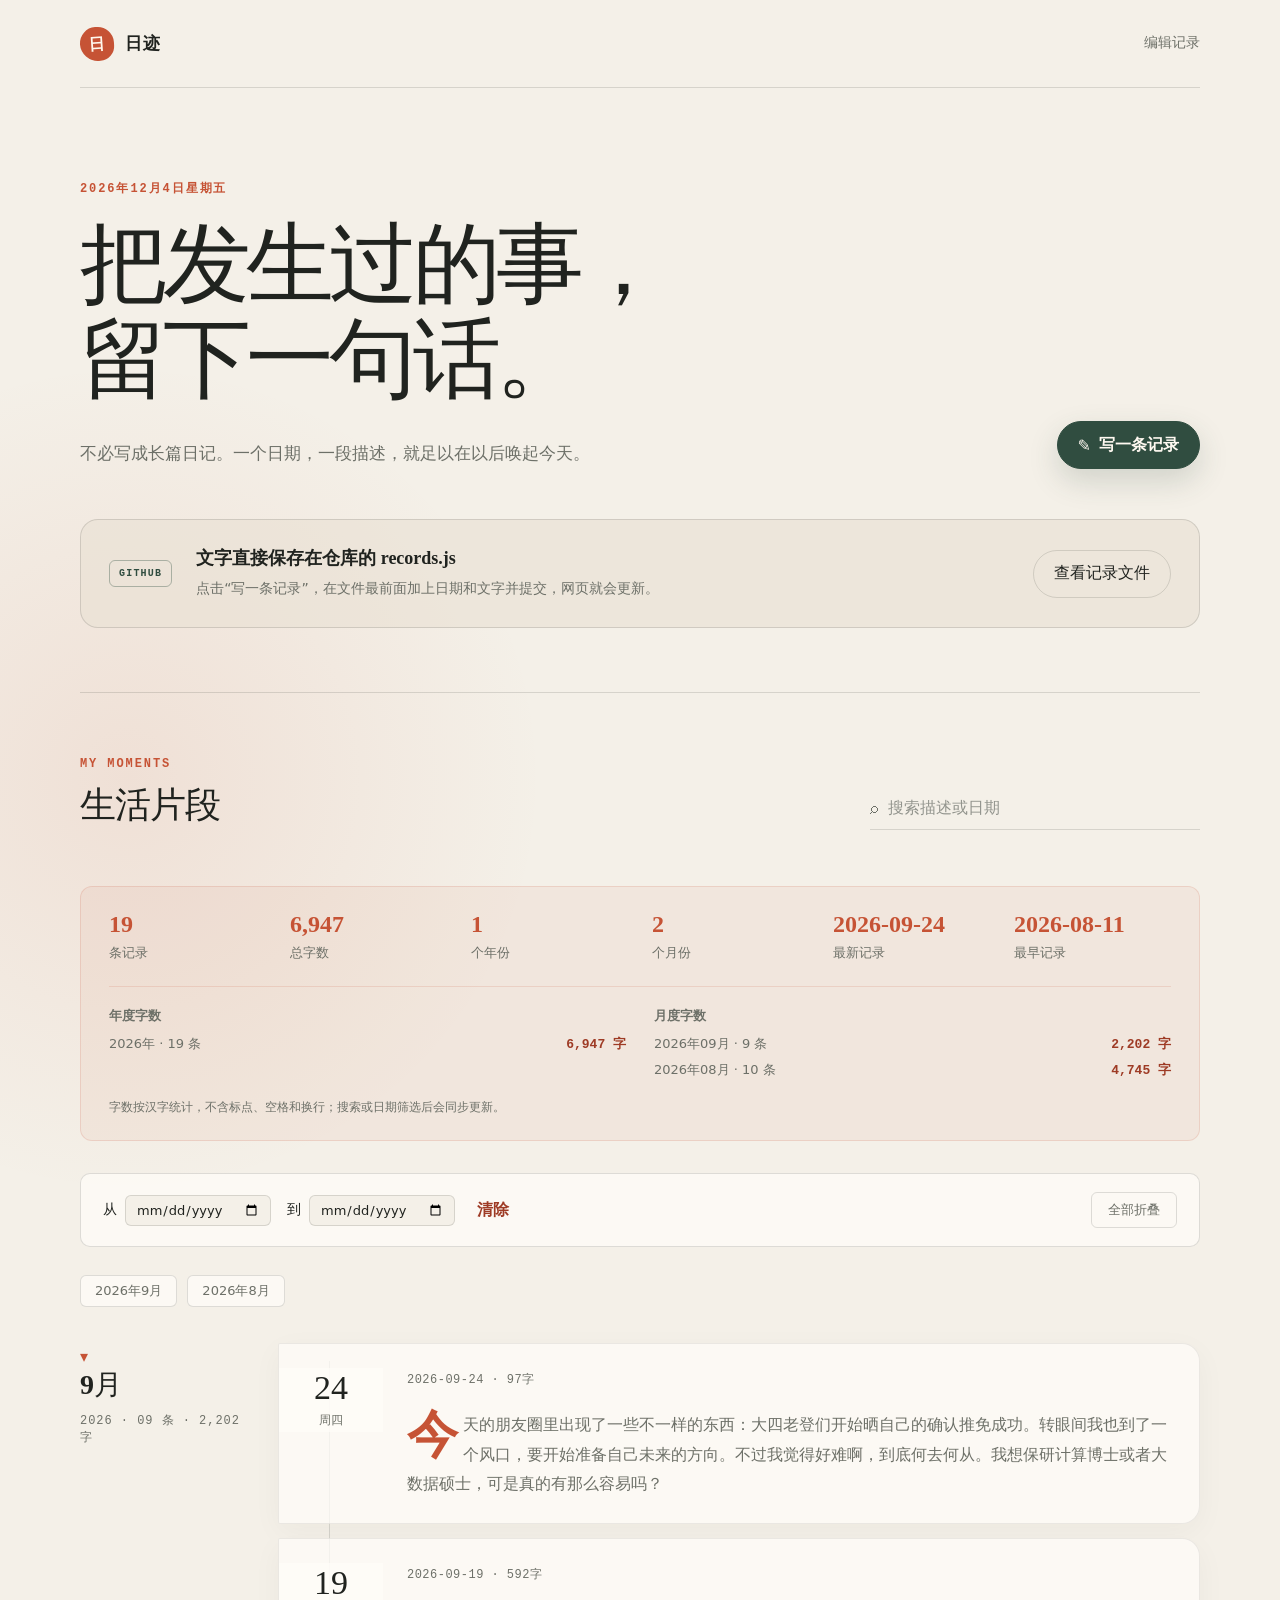
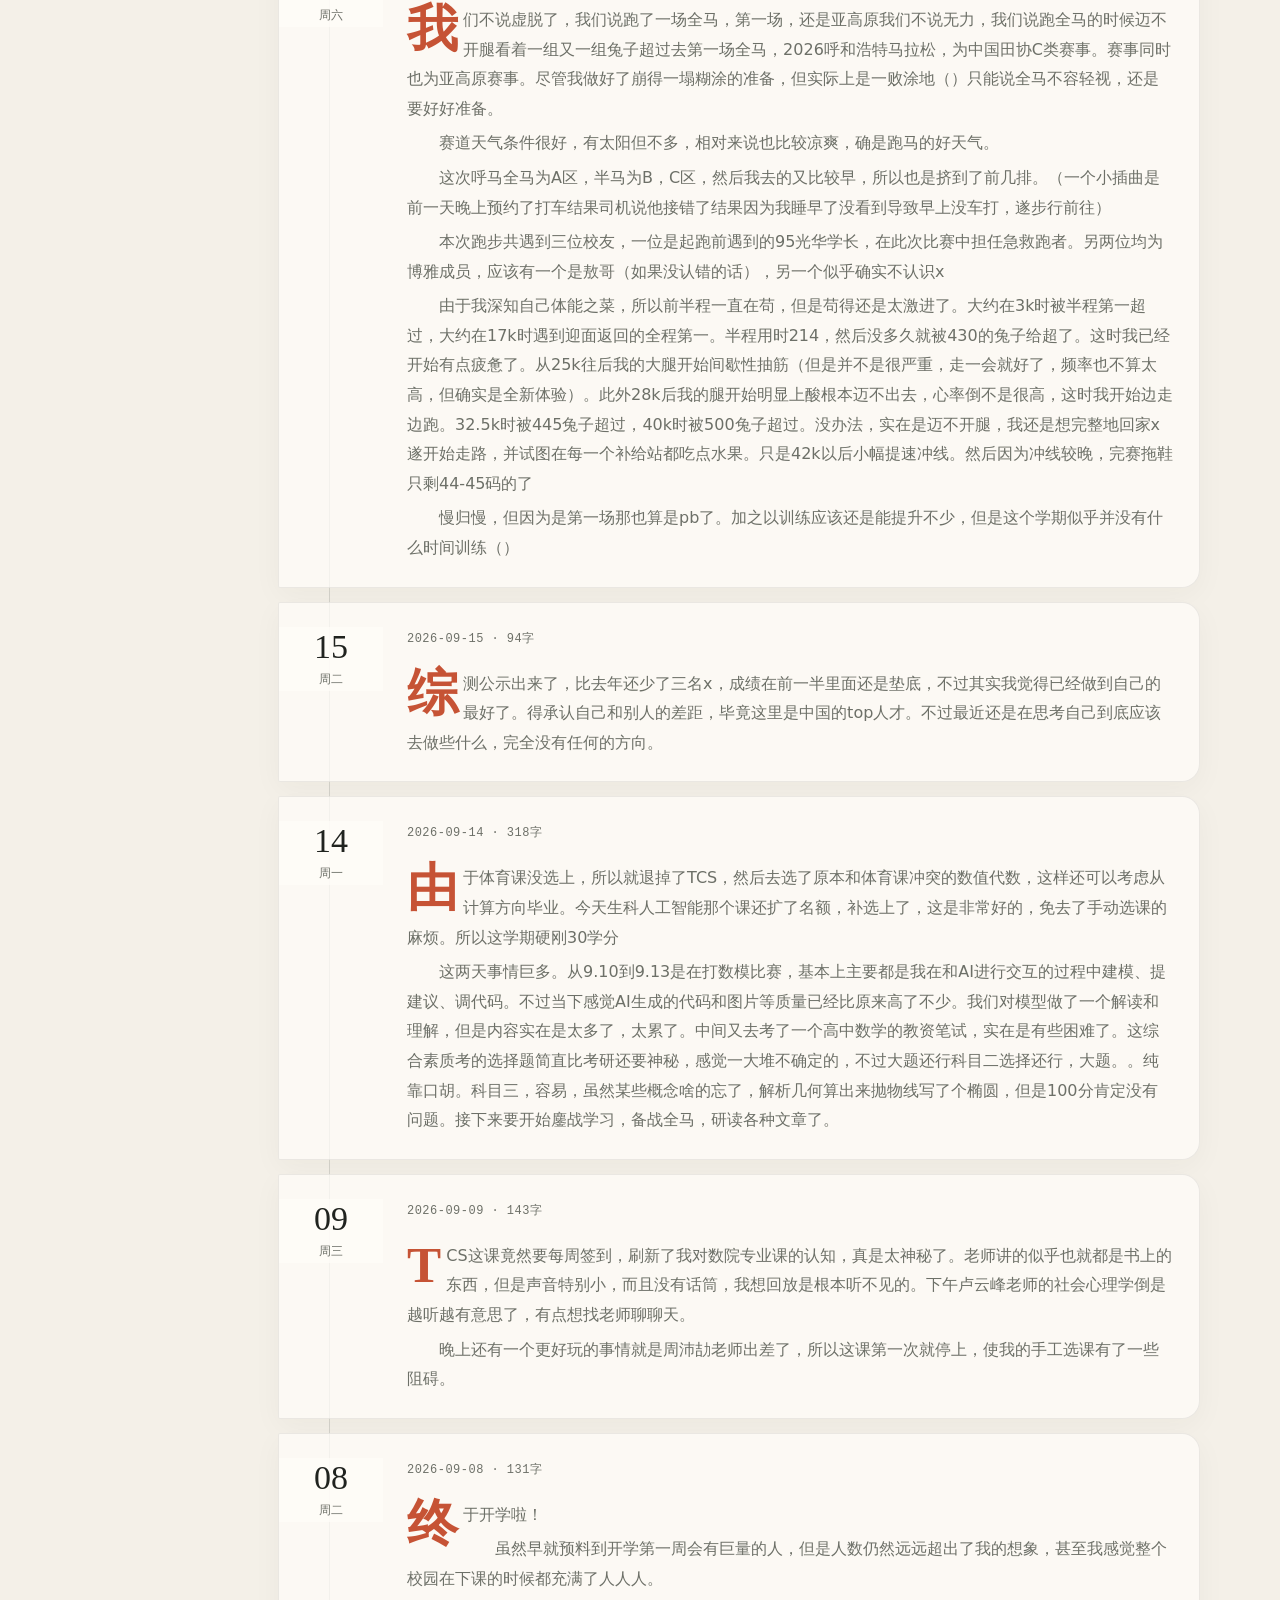
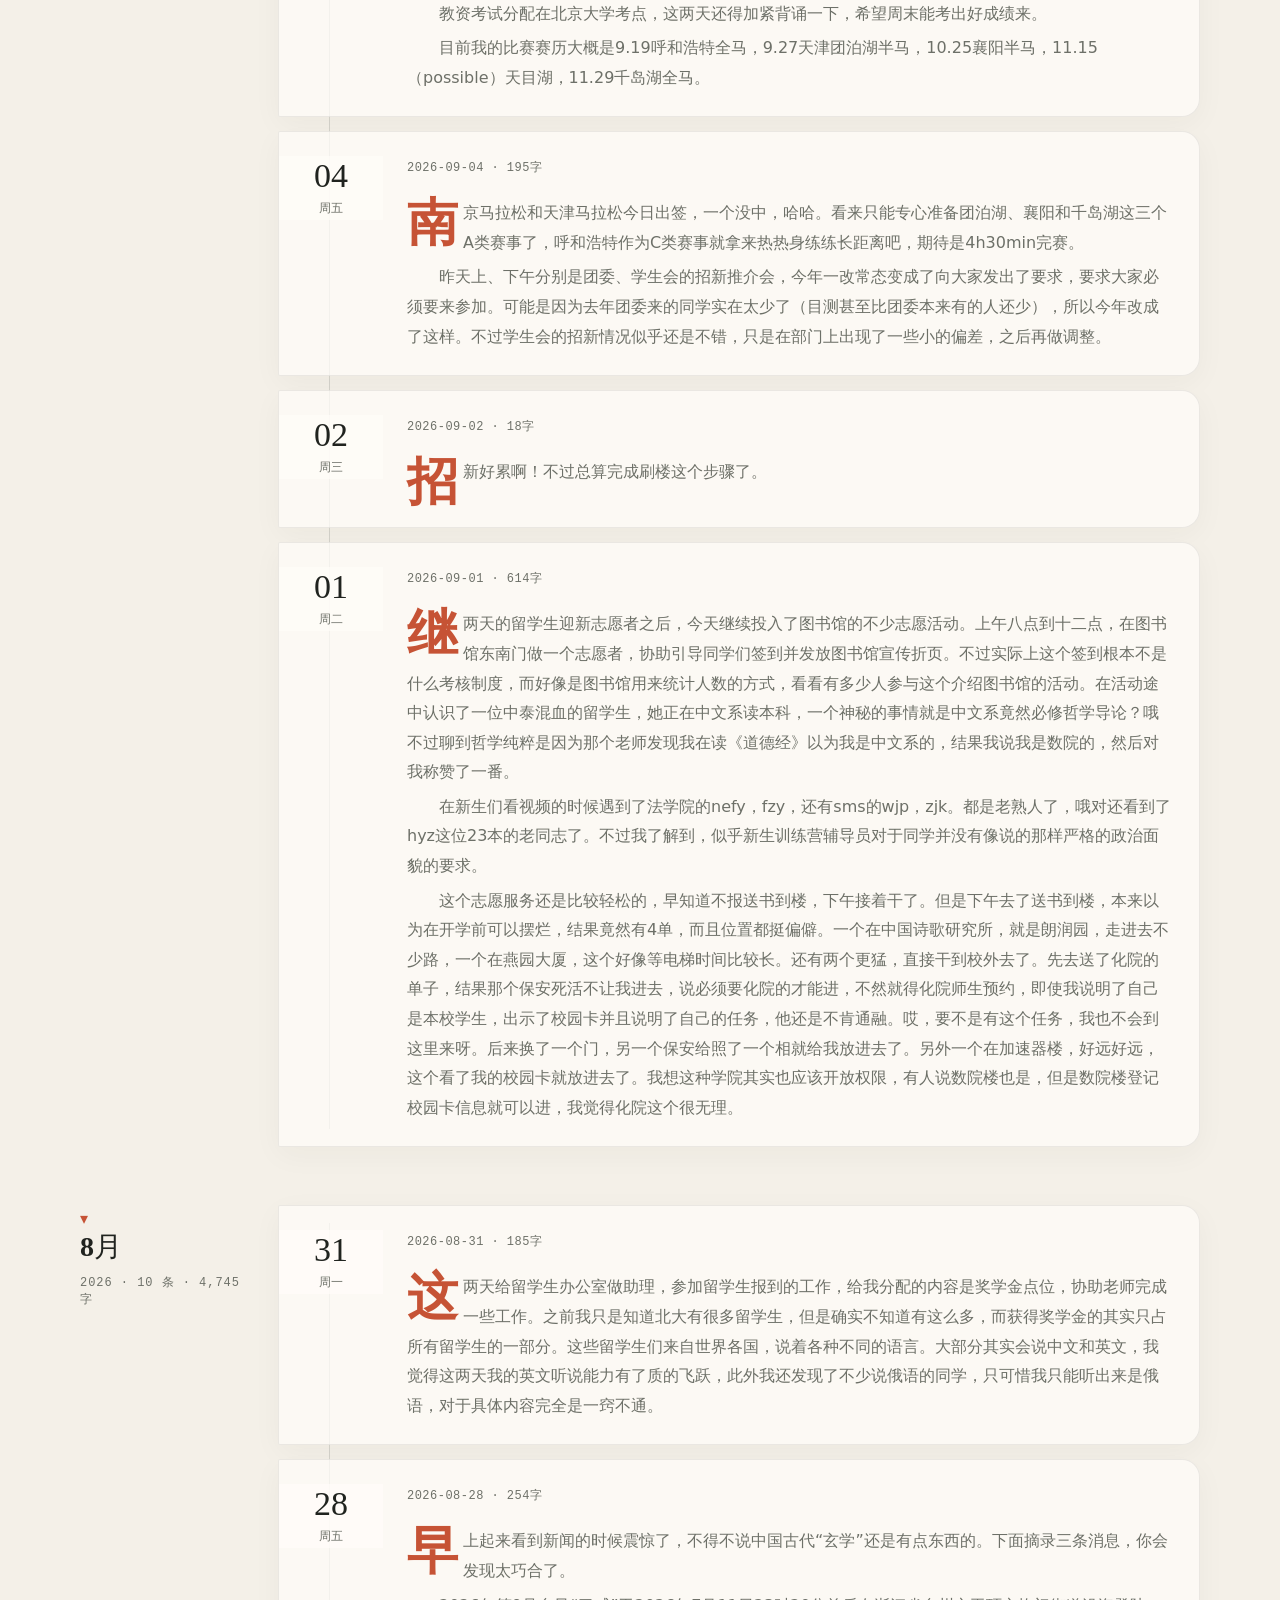
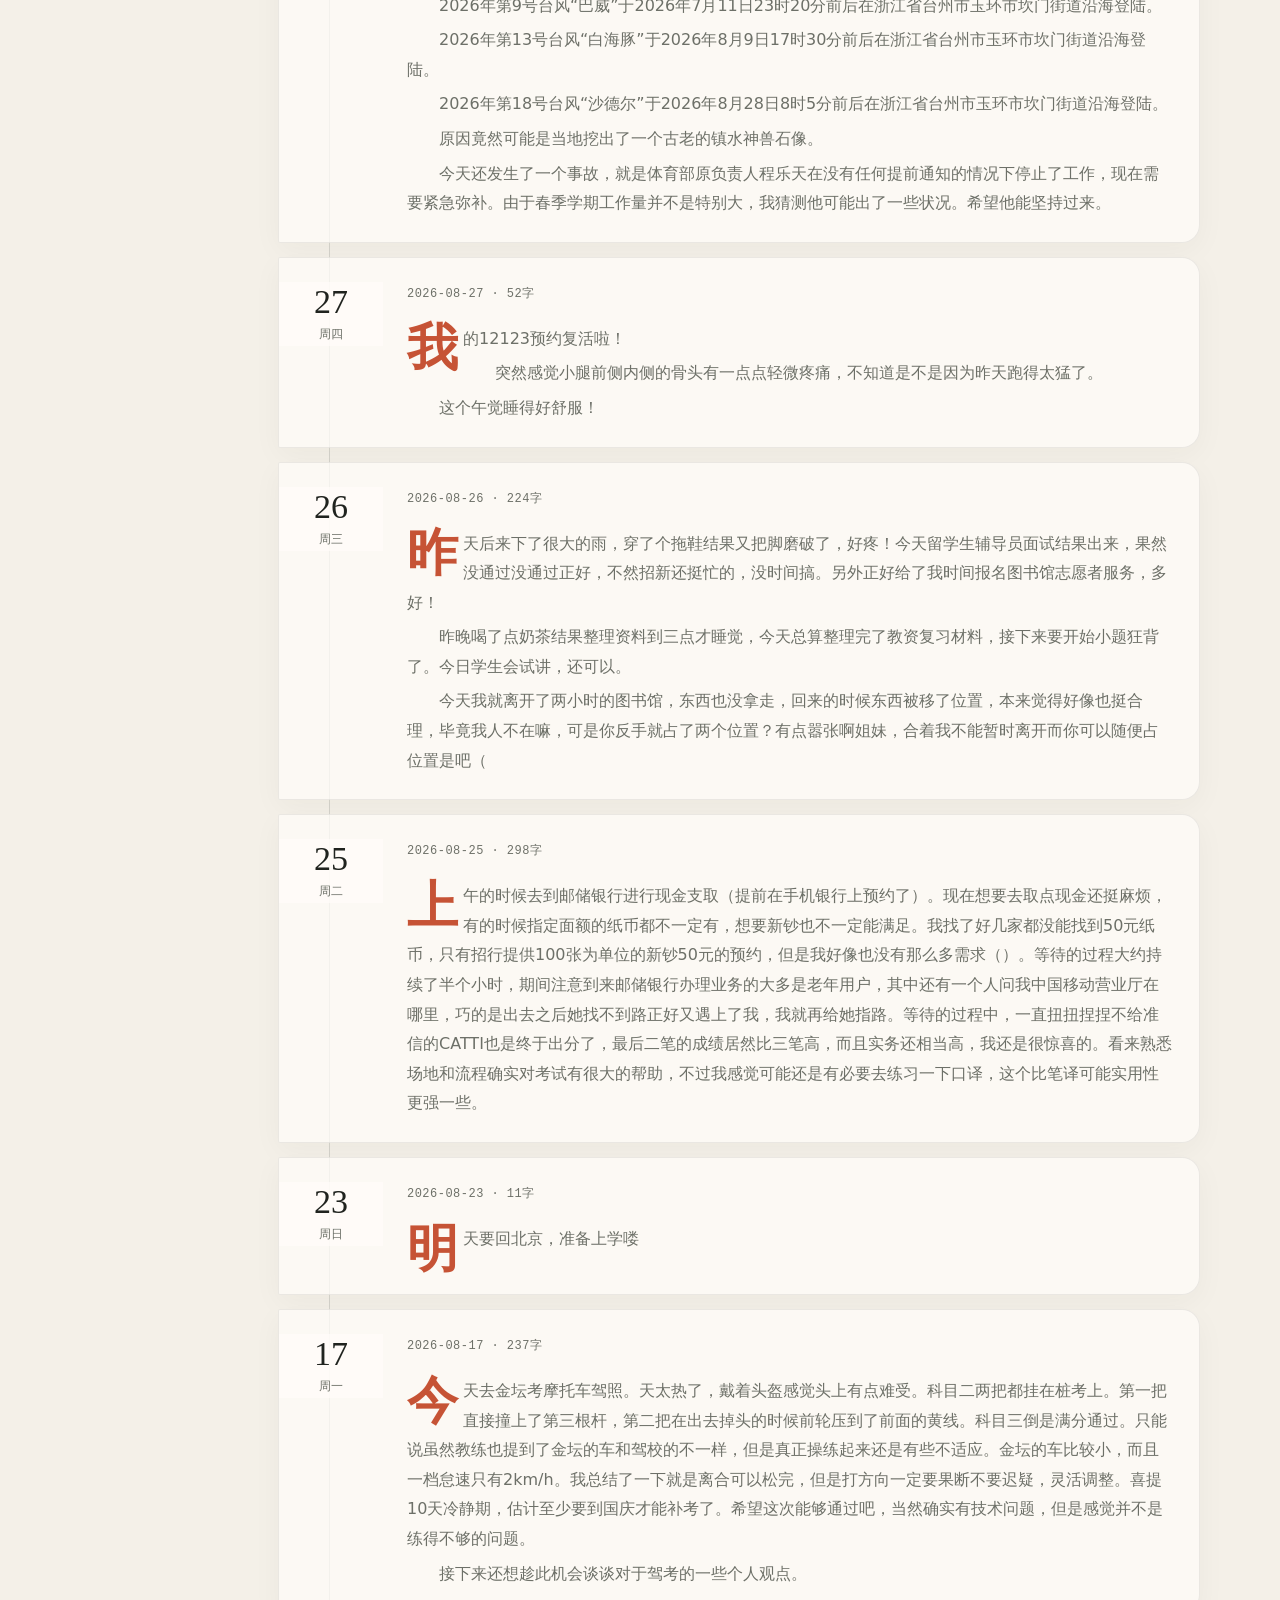
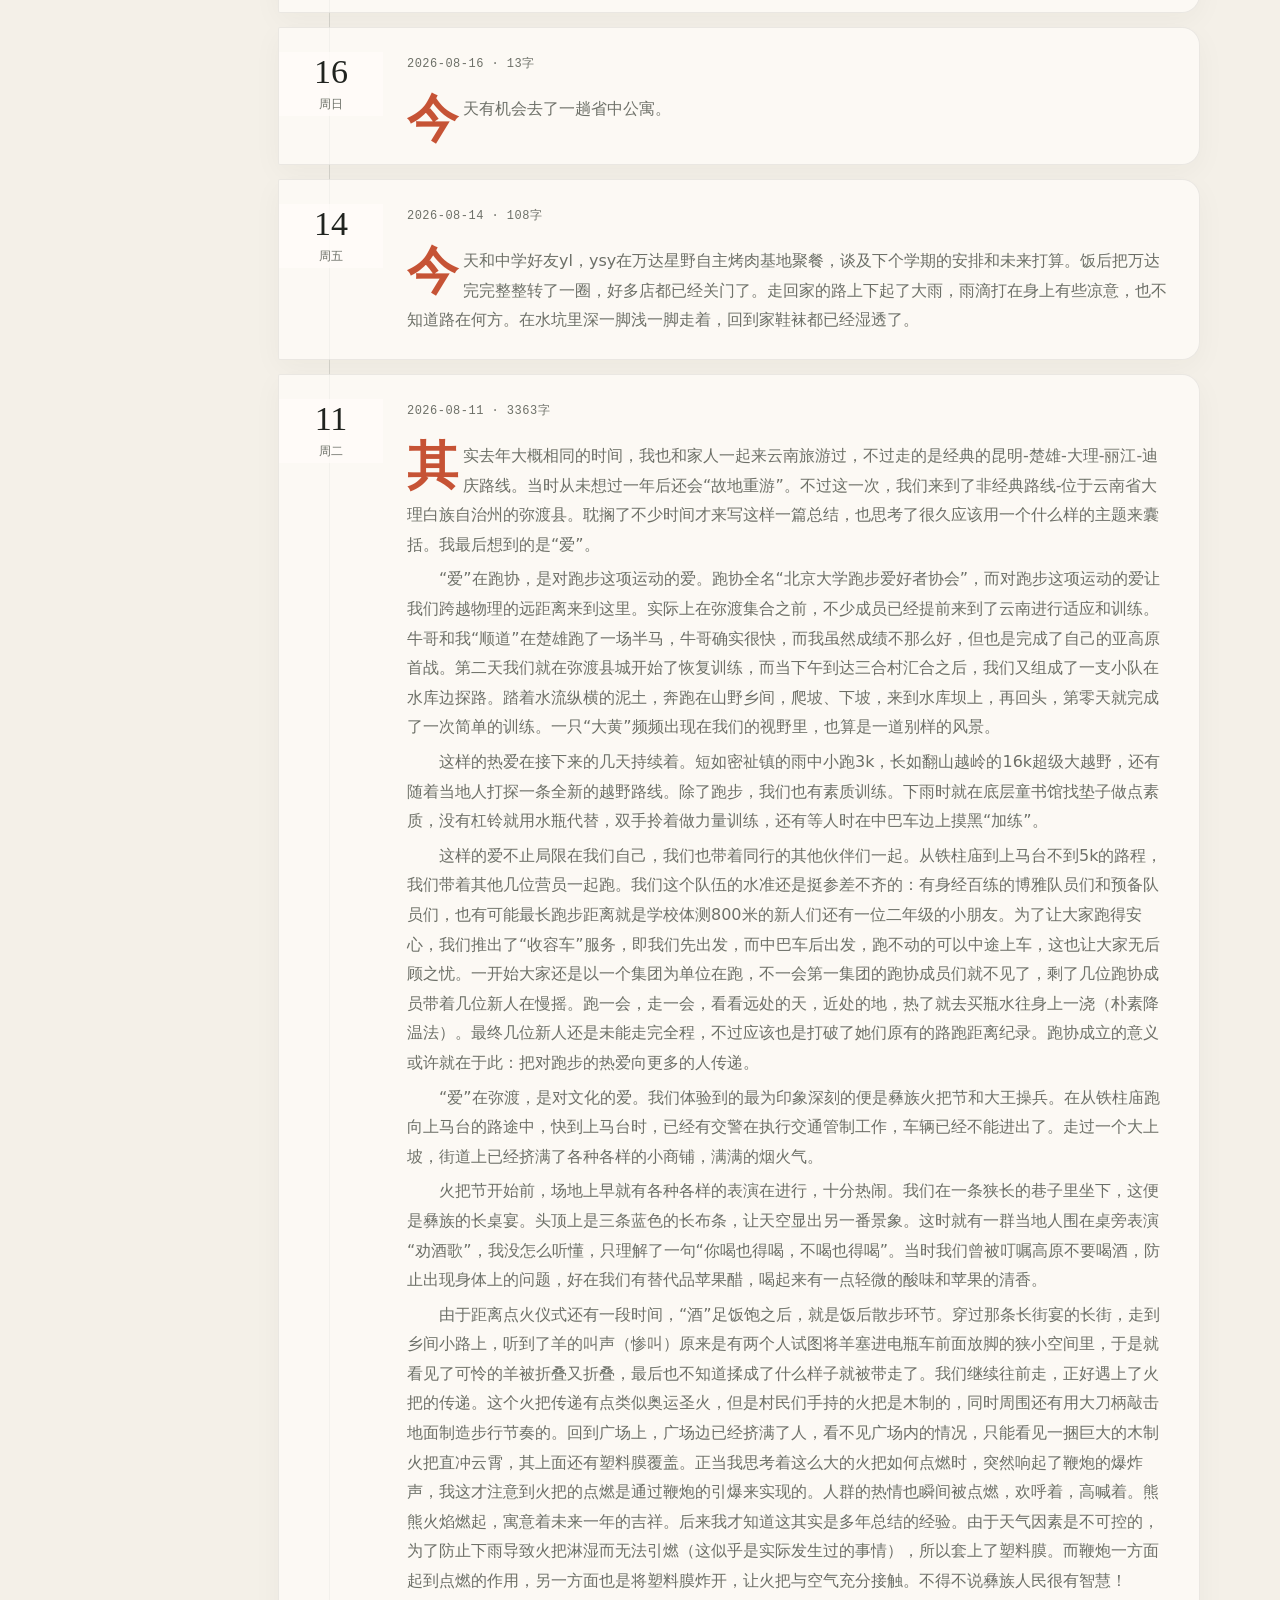
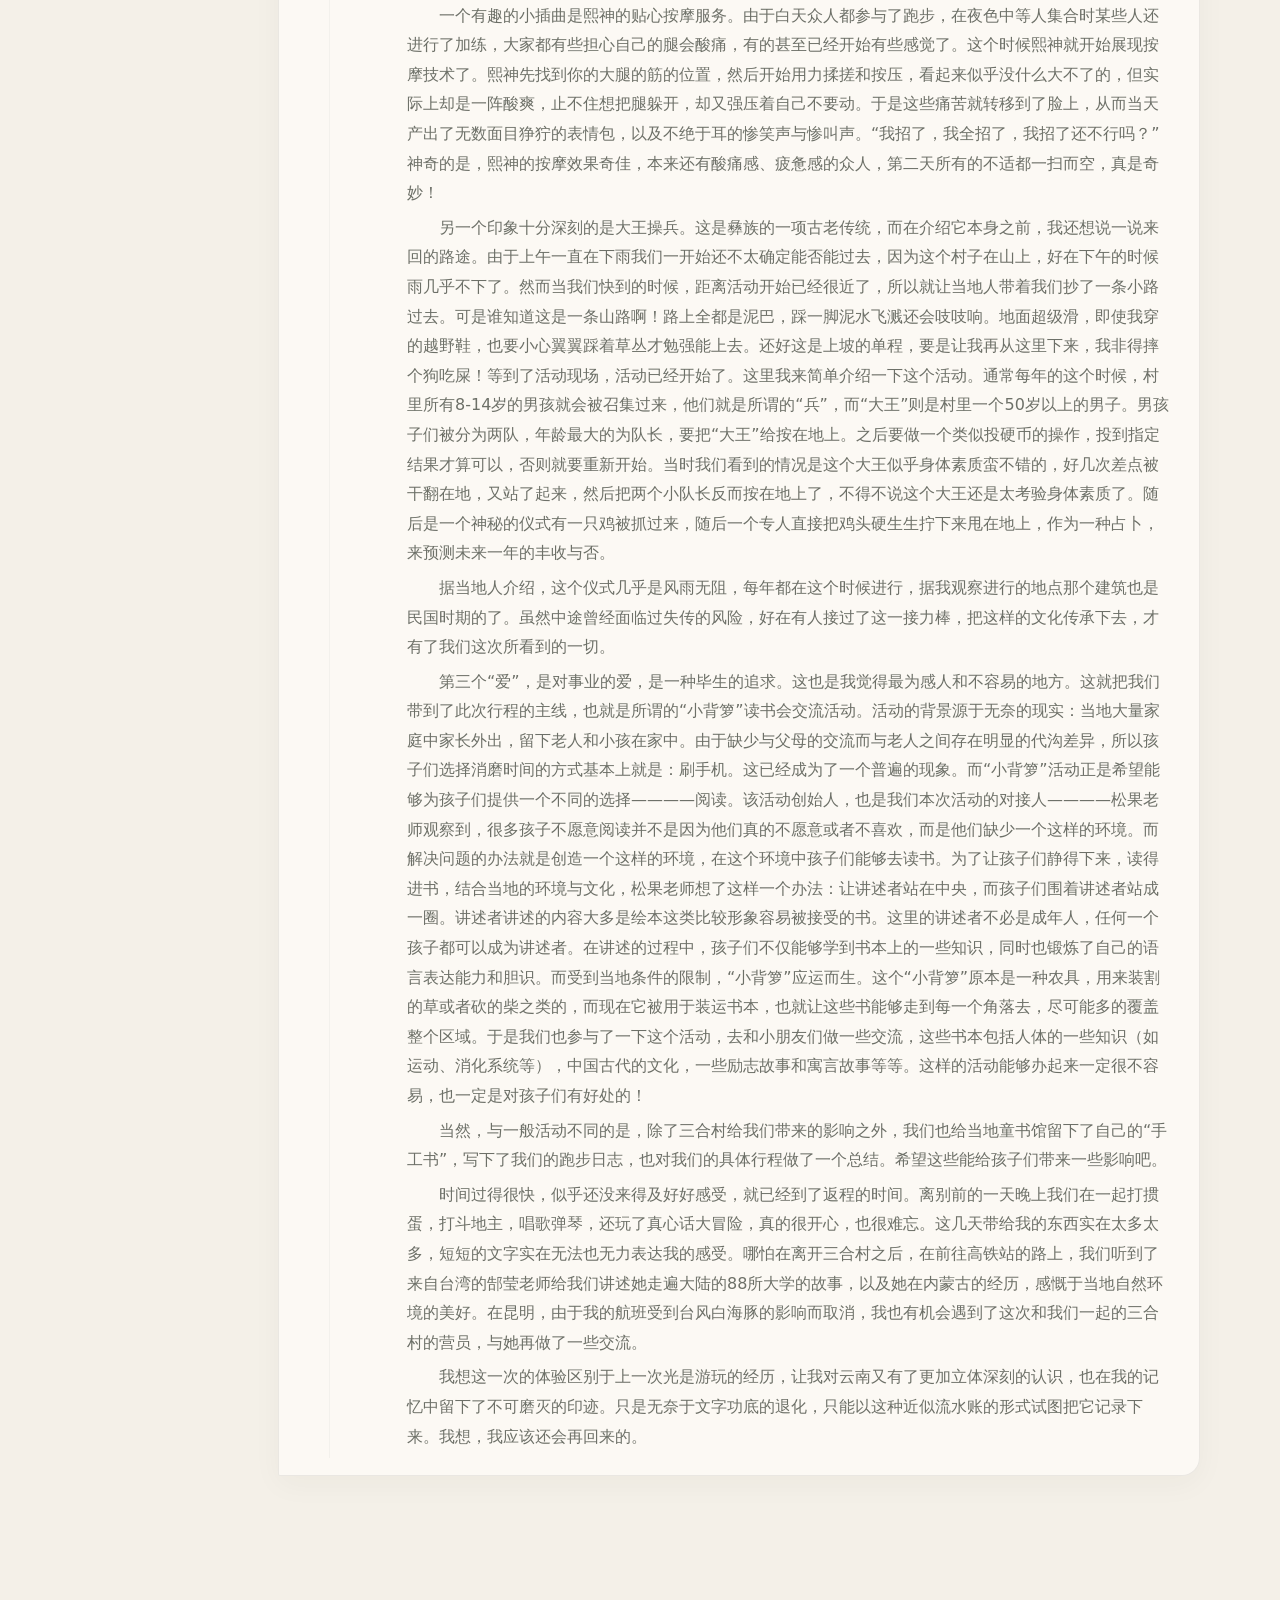
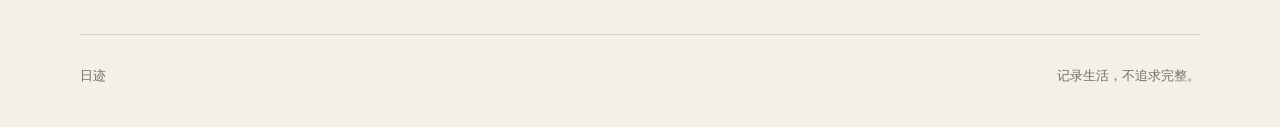
<file: index.html>
<!doctype html>
<html lang="zh-CN">
  <head>
    <meta charset="UTF-8" />
    <meta name="viewport" content="width=device-width, initial-scale=1.0" />
    <meta
      name="description"
      content="日迹——一个只记录日期和文字的生活记录网页。"
    />
    <title>日迹 · 生活记录</title>
    <link rel="stylesheet" href="./styles.css" />
  </head>
  <body>
    <div class="page-shell">
      <header class="site-header">
        <a class="brand" href="#" aria-label="返回顶部">
          <span class="brand-mark" aria-hidden="true">日</span>
          <span>日迹</span>
        </a>

        <nav class="header-actions" aria-label="记录操作">
          <a
            class="quiet-button"
            href="https://github.com/songsiyi2024/life-records-draft/edit/main/records.js"
            target="_blank"
            rel="noreferrer"
          >
            编辑记录
          </a>
        </nav>
      </header>

      <main>
        <section class="hero" aria-labelledby="pageTitle">
          <div>
            <p class="eyebrow" id="todayLabel"></p>
            <h1 id="pageTitle">把发生过的事，<br />留下一句话。</h1>
            <p class="hero-copy">
              不必写成长篇日记。一个日期，一段描述，就足以在以后唤起今天。
            </p>
          </div>

          <a
            class="primary-button"
            href="https://github.com/songsiyi2024/life-records-draft/edit/main/records.js"
            target="_blank"
            rel="noreferrer"
          >
            <span aria-hidden="true">✎</span>
            写一条记录
          </a>
        </section>

        <section class="github-panel" aria-label="记录方式说明">
          <div class="privacy-mark" aria-hidden="true">GITHUB</div>
          <div>
            <strong>文字直接保存在仓库的 records.js</strong>
            <p>
              点击“写一条记录”，在文件最前面加上日期和文字并提交，网页就会更新。
            </p>
          </div>
          <a
            class="secondary-button"
            href="https://github.com/songsiyi2024/life-records-draft/blob/main/records.js"
            target="_blank"
            rel="noreferrer"
          >
            查看记录文件
          </a>
        </section>

        <section class="records-section" aria-labelledby="recordsTitle">
          <div class="section-heading">
            <div>
              <p class="section-kicker">MY MOMENTS</p>
              <h2 id="recordsTitle">生活片段</h2>
            </div>

            <label class="search-box">
              <span class="visually-hidden">
                搜索记录
              </span>
              <span aria-hidden="true">⌕</span>
              <input
                id="searchInput"
                type="search"
                placeholder="搜索描述或日期"
                autocomplete="off"
              />
            </label>
          </div>

          <div class="stats-panel" id="statsPanel"></div>

          <div class="filter-toolbar">
            <div class="date-range-filter">
              <label>
                <span>从</span>
                <input type="date" id="dateFrom" />
              </label>
              <label>
                <span>到</span>
                <input type="date" id="dateTo" />
              </label>
              <button class="text-button" id="clearDateRange">清除</button>
            </div>
            <button class="collapse-toggle" id="collapseAll">全部折叠</button>
          </div>

          <nav class="month-nav" id="monthNav" aria-label="月份导航"></nav>

          <div id="recordsList" aria-live="polite"></div>

          <div class="empty-state" id="emptyState" hidden>
            <span class="empty-date" id="emptyDate" aria-hidden="true"></span>
            <h3>这里还没有记录</h3>
            <p>打开 records.js，写下第一条日期和文字。</p>
            <a
              class="text-button"
              href="https://github.com/songsiyi2024/life-records-draft/edit/main/records.js"
              target="_blank"
              rel="noreferrer"
            >
              写下第一条记录 →
            </a>
          </div>

          <div class="empty-state compact" id="searchEmptyState" hidden>
            <h3>没有找到相关记录</h3>
            <p>换一个关键词试试看。</p>
          </div>
        </section>
      </main>

      <footer>
        <span>日迹</span>
        <span>记录生活，不追求完整。</span>
      </footer>
    </div>

    <script src="./records.js"></script>
    <script src="./app.js"></script>
  </body>
</html>
</file>
<file: styles.css>
:root {
  color-scheme: light;
  --paper: #f4f0e8;
  --paper-deep: #e8e0d3;
  --ink: #20231f;
  --muted: #6d7068;
  --line: rgba(32, 35, 31, 0.14);
  --card: rgba(255, 253, 248, 0.72);
  --accent: #c65335;
  --accent-dark: #9e3b25;
  --green: #304d40;
  --shadow: 0 24px 70px rgba(55, 43, 28, 0.12);
  font-family:
    "Noto Sans SC", "Microsoft YaHei", "PingFang SC", system-ui, sans-serif;
}

* {
  box-sizing: border-box;
}

html {
  scroll-behavior: smooth;
}

body {
  min-width: 320px;
  margin: 0;
  color: var(--ink);
  background:
    radial-gradient(circle at 10% 8%, rgba(198, 83, 53, 0.1), transparent 26rem),
    var(--paper);
}

button,
input {
  font: inherit;
}

button,
a {
  -webkit-tap-highlight-color: transparent;
}

.page-shell {
  width: min(1120px, calc(100% - 48px));
  min-height: 100vh;
  margin: 0 auto;
}

.site-header {
  display: flex;
  align-items: center;
  justify-content: space-between;
  min-height: 88px;
  border-bottom: 1px solid var(--line);
}

.brand {
  display: inline-flex;
  align-items: center;
  gap: 11px;
  color: var(--ink);
  font-size: 17px;
  font-weight: 720;
  letter-spacing: 0.08em;
  text-decoration: none;
}

.brand-mark {
  display: grid;
  width: 34px;
  height: 34px;
  place-items: center;
  color: #fff8ed;
  background: var(--accent);
  border-radius: 50% 50% 45% 55%;
  font-family: "Noto Serif SC", "Songti SC", serif;
  font-size: 16px;
  transform: rotate(-4deg);
}

.header-actions {
  display: flex;
  gap: 22px;
}

.quiet-button,
.text-button {
  color: var(--muted);
  background: transparent;
  border: 0;
  text-decoration: none;
}

.quiet-button {
  padding: 9px 0;
  border-bottom: 1px solid transparent;
  font-size: 14px;
}

.quiet-button:hover {
  color: var(--ink);
  border-bottom-color: var(--ink);
}

.hero {
  display: grid;
  grid-template-columns: minmax(0, 1fr) auto;
  gap: 48px;
  align-items: end;
  padding: 92px 0 84px;
}

.eyebrow,
.section-kicker {
  margin: 0 0 20px;
  color: var(--accent);
  font-family: ui-monospace, SFMono-Regular, Menlo, Consolas, monospace;
  font-size: 12px;
  font-weight: 700;
  letter-spacing: 0.16em;
  text-transform: uppercase;
}

.hero h1 {
  max-width: 790px;
  margin: 0;
  font-family: "Noto Serif SC", "Songti SC", STSong, serif;
  font-size: clamp(48px, 8vw, 88px);
  font-weight: 500;
  letter-spacing: -0.055em;
  line-height: 1.08;
}

.hero-copy {
  max-width: 610px;
  margin: 30px 0 0;
  color: var(--muted);
  font-size: 17px;
  line-height: 1.9;
}

.primary-button,
.secondary-button {
  display: inline-flex;
  align-items: center;
  justify-content: center;
  min-height: 48px;
  padding: 0 20px;
  border-radius: 999px;
  text-decoration: none;
  transition:
    transform 160ms ease,
    background-color 160ms ease,
    border-color 160ms ease;
}

.primary-button {
  gap: 8px;
  color: #fff9f1;
  background: var(--green);
  border: 1px solid var(--green);
  box-shadow: 0 12px 30px rgba(48, 77, 64, 0.18);
  font-weight: 650;
}

.primary-button:hover {
  background: #223d31;
  transform: translateY(-2px);
}

.secondary-button {
  flex: 0 0 auto;
  color: var(--ink);
  background: transparent;
  border: 1px solid var(--line);
}

.secondary-button:hover {
  background: rgba(255, 255, 255, 0.44);
  border-color: rgba(32, 35, 31, 0.32);
}

.github-panel {
  display: flex;
  align-items: center;
  gap: 24px;
  padding: 26px 28px;
  margin: -34px 0 64px;
  background: rgba(232, 224, 211, 0.62);
  border: 1px solid var(--line);
  border-radius: 18px;
}

.privacy-mark {
  flex: 0 0 auto;
  padding: 7px 9px;
  color: var(--green);
  border: 1px solid rgba(48, 77, 64, 0.35);
  border-radius: 6px;
  font-family: ui-monospace, SFMono-Regular, Menlo, Consolas, monospace;
  font-size: 10px;
  font-weight: 800;
  letter-spacing: 0.12em;
}

.github-panel > div:nth-child(2) {
  flex: 1;
}

.github-panel strong {
  font-family: "Noto Serif SC", "Songti SC", serif;
  font-size: 18px;
}

.github-panel p {
  margin: 7px 0 0;
  color: var(--muted);
  font-size: 14px;
  line-height: 1.7;
}

.records-section {
  padding: 64px 0 100px;
  border-top: 1px solid var(--line);
}

.section-heading {
  display: flex;
  align-items: end;
  justify-content: space-between;
  gap: 28px;
  margin-bottom: 56px;
}

.section-heading .section-kicker {
  margin-bottom: 10px;
}

.section-heading h2 {
  margin: 0;
  font-family: "Noto Serif SC", "Songti SC", serif;
  font-size: 36px;
  font-weight: 550;
  letter-spacing: -0.03em;
}

.search-box {
  display: flex;
  align-items: center;
  gap: 10px;
  width: min(330px, 100%);
  padding: 12px 0;
  color: var(--muted);
  border-bottom: 1px solid var(--line);
}

.search-box:focus-within {
  color: var(--accent);
  border-bottom-color: var(--accent);
}

.search-box input {
  width: 100%;
  padding: 0;
  color: var(--ink);
  background: transparent;
  border: 0;
  outline: none;
}

.search-box input::placeholder {
  color: #92948d;
}

.stats-panel {
  margin-bottom: 32px;
  padding: 24px 28px;
  background: rgba(198, 83, 53, 0.06);
  border: 1px solid rgba(198, 83, 53, 0.15);
  border-radius: 12px;
}

.stats-panel[hidden] {
  display: none;
}

.stats-grid {
  display: grid;
  grid-template-columns: repeat(auto-fit, minmax(140px, 1fr));
  gap: 24px;
}

.stat-item {
  display: flex;
  flex-direction: column;
  gap: 6px;
}

.stat-item strong {
  font-family: "Noto Serif SC", "Songti SC", serif;
  font-size: 24px;
  font-weight: 600;
  color: var(--accent);
}

.stat-item span {
  color: var(--muted);
  font-size: 13px;
}

.stats-breakdown {
  display: grid;
  grid-template-columns: repeat(2, minmax(0, 1fr));
  gap: 28px;
  margin-top: 24px;
  padding-top: 20px;
  border-top: 1px solid rgba(198, 83, 53, 0.15);
}

.stats-breakdown-group h3 {
  margin: 0 0 10px;
  color: var(--muted);
  font-size: 13px;
  font-weight: 650;
}

.stats-list {
  display: grid;
  gap: 8px;
  padding: 0;
  margin: 0;
  list-style: none;
}

.stats-list li {
  display: flex;
  align-items: baseline;
  justify-content: space-between;
  gap: 16px;
  color: var(--muted);
  font-size: 13px;
}

.stats-list strong {
  flex: 0 0 auto;
  color: var(--accent-dark);
  font-family: ui-monospace, SFMono-Regular, Menlo, Consolas, monospace;
  font-size: 13px;
  font-weight: 650;
}

.stats-note {
  margin: 20px 0 0;
  color: var(--muted);
  font-size: 12px;
}

.filter-toolbar {
  display: flex;
  align-items: center;
  justify-content: space-between;
  gap: 20px;
  margin-bottom: 28px;
  padding: 18px 22px;
  background: var(--card);
  border: 1px solid var(--line);
  border-radius: 10px;
}

.date-range-filter {
  display: flex;
  align-items: center;
  gap: 16px;
  flex-wrap: wrap;
}

.date-range-filter label {
  display: flex;
  align-items: center;
  gap: 8px;
  font-size: 14px;
}

.date-range-filter input[type="date"] {
  padding: 6px 10px;
  border: 1px solid var(--line);
  border-radius: 6px;
  background: var(--paper);
  color: var(--ink);
  font-size: 13px;
}

.date-range-filter input[type="date"]:focus {
  outline: none;
  border-color: var(--accent);
}

.collapse-toggle {
  padding: 8px 16px;
  color: var(--muted);
  background: transparent;
  border: 1px solid var(--line);
  border-radius: 6px;
  font-size: 13px;
  cursor: pointer;
  transition: all 160ms ease;
}

.collapse-toggle:hover {
  color: var(--ink);
  background: rgba(255, 255, 255, 0.5);
  border-color: var(--ink);
}

.month-nav {
  display: flex;
  flex-wrap: wrap;
  gap: 10px;
  margin-bottom: 36px;
}

.month-nav-item {
  padding: 6px 14px;
  color: var(--muted);
  background: var(--card);
  border: 1px solid var(--line);
  border-radius: 6px;
  text-decoration: none;
  font-size: 13px;
  transition: all 160ms ease;
}

.month-nav-item:hover {
  color: var(--accent);
  border-color: var(--accent);
  background: rgba(198, 83, 53, 0.05);
}



.month-group {
  display: grid;
  grid-template-columns: 160px minmax(0, 1fr);
  gap: 38px;
  margin-bottom: 58px;
}

.month-label {
  position: sticky;
  top: 28px;
  align-self: start;
  padding-top: 4px;
  cursor: pointer;
  transition: color 160ms ease;
}

.month-label:hover {
  color: var(--accent);
}

.month-label:hover strong {
  color: var(--accent);
}

.month-group.collapsed .month-records {
  display: none;
}

.month-group.collapsed .month-label::before {
  content: "▸ ";
  color: var(--accent);
  margin-right: 4px;
}

.month-group:not(.collapsed) .month-label::before {
  content: "▾ ";
  color: var(--accent);
  margin-right: 4px;
}


.month-label strong {
  display: block;
  font-family: "Noto Serif SC", "Songti SC", serif;
  font-size: 28px;
  font-weight: 550;
}

.month-label span {
  display: block;
  margin-top: 8px;
  color: var(--muted);
  font-family: ui-monospace, SFMono-Regular, Menlo, Consolas, monospace;
  font-size: 12px;
  letter-spacing: 0.08em;
}

.month-records {
  position: relative;
  display: grid;
  gap: 14px;
}

.month-records::before {
  position: absolute;
  top: 18px;
  bottom: 18px;
  left: 51px;
  width: 1px;
  background: var(--line);
  content: "";
}

.record-card {
  position: relative;
  display: grid;
  grid-template-columns: 104px minmax(0, 1fr);
  gap: 24px;
  align-items: start;
  min-height: 112px;
  padding: 24px 26px 24px 0;
  background: var(--card);
  border: 1px solid rgba(32, 35, 31, 0.08);
  border-radius: 2px 18px 18px 2px;
  box-shadow: 0 8px 30px rgba(55, 43, 28, 0.04);
  transition:
    transform 180ms ease,
    box-shadow 180ms ease,
    background-color 180ms ease;
}

.record-card:hover {
  background: rgba(255, 253, 248, 0.94);
  box-shadow: 0 16px 44px rgba(55, 43, 28, 0.08);
  transform: translateX(4px);
}

.record-date {
  position: relative;
  z-index: 1;
  display: flex;
  flex-direction: column;
  align-items: center;
  justify-content: center;
  min-height: 64px;
  background: var(--card);
}

.record-date strong {
  font-family: "Noto Serif SC", "Songti SC", serif;
  font-size: 34px;
  font-weight: 500;
  line-height: 1;
}

.record-date span {
  margin-top: 7px;
  color: var(--muted);
  font-size: 12px;
}

.record-content {
  min-width: 0;
}

.record-meta {
  display: inline-block;
  margin: 0 0 12px;
  color: var(--muted);
  font-family: ui-monospace, SFMono-Regular, Menlo, Consolas, monospace;
  font-size: 12px;
  letter-spacing: 0.04em;
}

.record-description {
  padding-top: 5px;
  overflow-wrap: anywhere;
  font-size: 16px;
  line-height: 1.85;
}

.record-description p {
  margin: 0 0 0.8em 0;
  text-indent: 2em;
}

.record-description p:last-child {
  margin-bottom: 0;
}

.record-description p:first-child::first-letter {
  float: left;
  font-size: 3.2em;
  line-height: 0.85;
  margin: 0.05em 0.1em 0 0;
  font-family: "Noto Serif SC", "Songti SC", serif;
  font-weight: 600;
  color: var(--accent);
}

.record-description p:first-child {
  text-indent: 0;
}

.record-description > strong {
  font-family: "Noto Serif SC", "Songti SC", serif;
  font-size: 19px;
  font-weight: 650;
}

.record-description p {
  margin: 5px 0 0;
  color: var(--muted);
}

.text-button {
  color: var(--accent-dark);
  font-weight: 650;
}

.empty-state {
  padding: 82px 24px;
  text-align: center;
  background: rgba(255, 253, 248, 0.4);
  border: 1px dashed rgba(32, 35, 31, 0.2);
  border-radius: 22px;
}

.empty-state[hidden] {
  display: none;
}

.empty-state.compact {
  padding: 56px 24px;
}

.empty-date {
  display: block;
  margin-bottom: 20px;
  color: var(--paper-deep);
  font-family: "Noto Serif SC", "Songti SC", serif;
  font-size: 76px;
  font-weight: 700;
  line-height: 0.8;
  text-shadow:
    -1px -1px 0 var(--accent),
    1px -1px 0 var(--accent),
    -1px 1px 0 var(--accent),
    1px 1px 0 var(--accent);
  opacity: 0.35;
}

.empty-state h3 {
  margin: 0;
  font-family: "Noto Serif SC", "Songti SC", serif;
  font-size: 25px;
  font-weight: 550;
}

.empty-state p {
  margin: 12px 0 22px;
  color: var(--muted);
}

footer {
  display: flex;
  justify-content: space-between;
  gap: 20px;
  padding: 32px 0 42px;
  color: var(--muted);
  border-top: 1px solid var(--line);
  font-size: 13px;
}

.visually-hidden {
  position: absolute;
  width: 1px;
  height: 1px;
  padding: 0;
  margin: -1px;
  overflow: hidden;
  clip: rect(0, 0, 0, 0);
  white-space: nowrap;
  border: 0;
}

@media (max-width: 760px) {
  .page-shell {
    width: min(100% - 28px, 680px);
  }

  .site-header {
    min-height: 72px;
  }

  .header-actions {
    gap: 14px;
  }

  .hero {
    grid-template-columns: 1fr;
    gap: 38px;
    align-items: start;
    padding: 68px 0 62px;
  }

  .hero h1 {
    font-size: clamp(46px, 15vw, 70px);
  }

  .hero .primary-button {
    width: 100%;
  }

  .github-panel {
    align-items: stretch;
    flex-direction: column;
    margin-top: -20px;
  }

  .github-panel .secondary-button {
    width: 100%;
  }

  .records-section {
    padding-top: 48px;
  }

  .section-heading {
    align-items: stretch;
    flex-direction: column;
    margin-bottom: 42px;
  }

  .stats-breakdown {
    grid-template-columns: 1fr;
    gap: 20px;
  }

  .search-box {
    width: 100%;
  }

  .month-group {
    grid-template-columns: 1fr;
    gap: 18px;
    margin-bottom: 46px;
  }

  .month-label {
    position: static;
    display: flex;
    align-items: baseline;
    gap: 12px;
  }

  .month-label span {
    margin: 0;
  }

  .filter-toolbar {
    flex-direction: column;
    align-items: stretch;
  }

  .date-range-filter {
    width: 100%;
  }

  .collapse-toggle {
    width: 100%;
  }

  .month-nav {
    margin-bottom: 24px;
  }


  .record-card {
    grid-template-columns: 76px minmax(0, 1fr);
    gap: 14px;
    padding: 20px 18px 20px 0;
  }

  .month-records::before {
    left: 37px;
  }

  .record-date strong {
    font-size: 29px;
  }

  .record-description {
    font-size: 15px;
  }

}

@media (prefers-reduced-motion: reduce) {
  *,
  *::before,
  *::after {
    scroll-behavior: auto !important;
    transition-duration: 0.01ms !important;
  }
}
</file>
